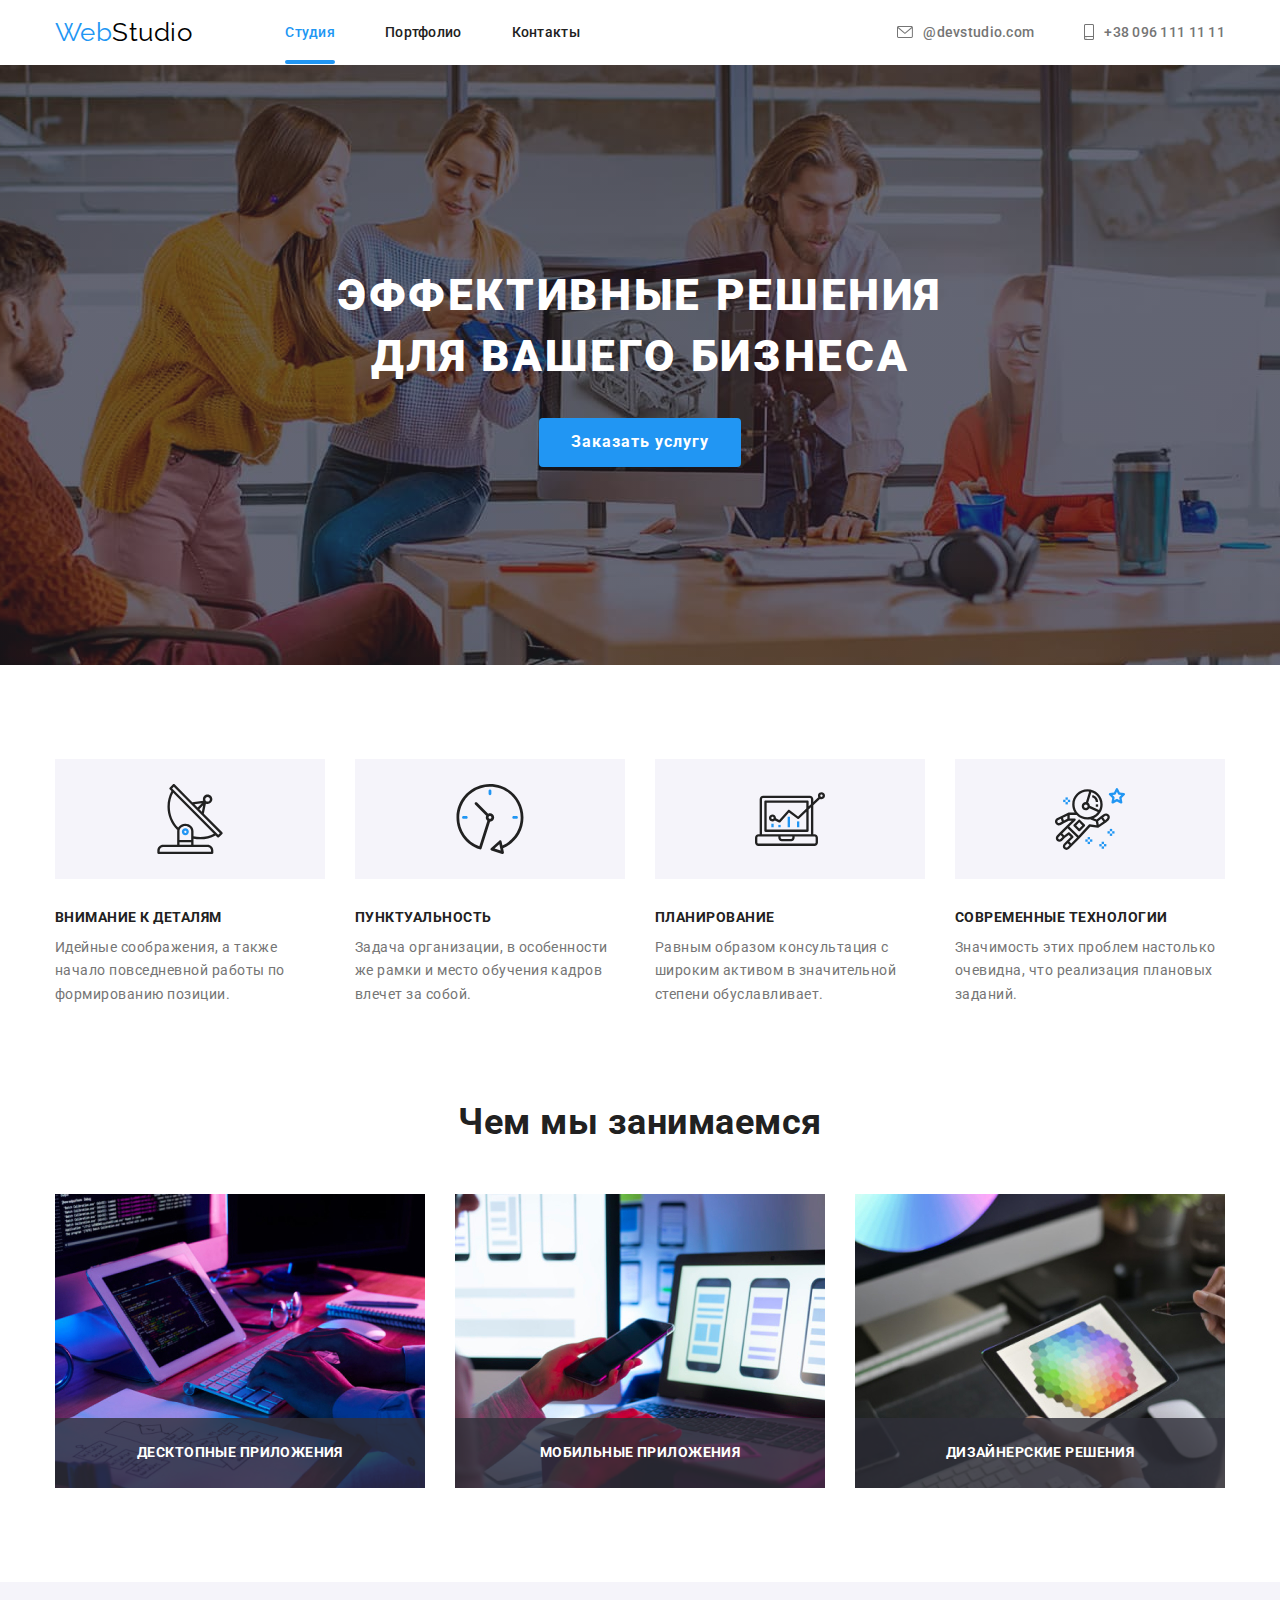
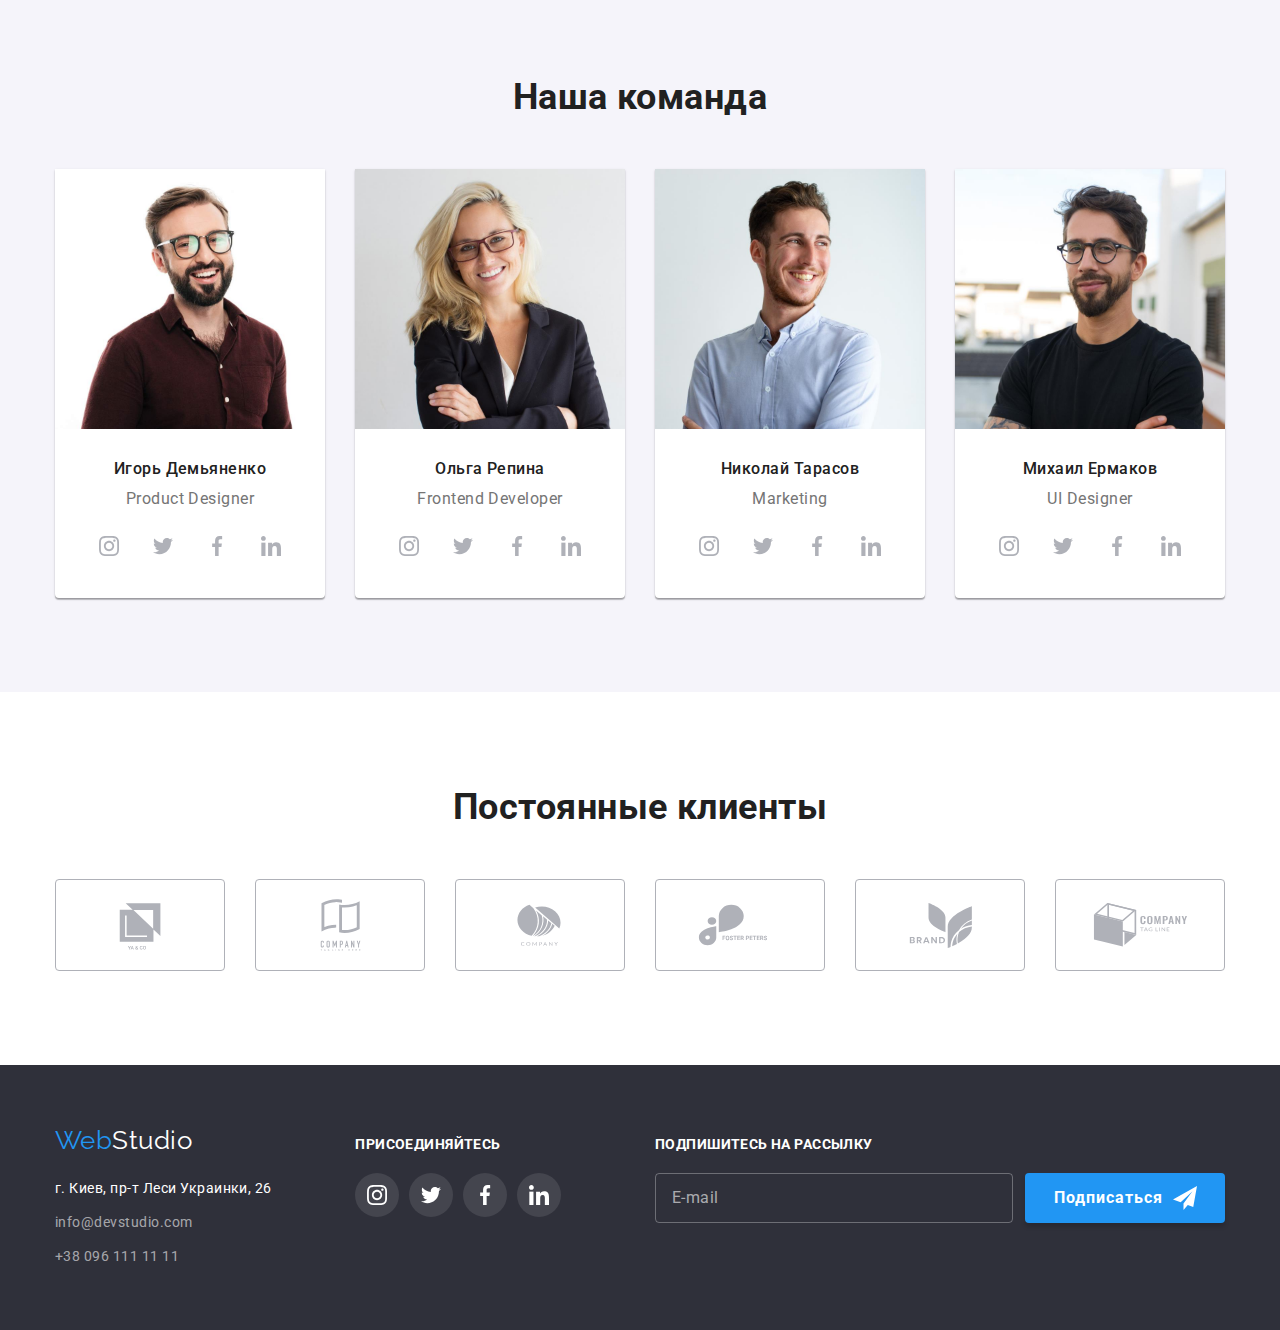
<file: index.html>
<!DOCTYPE html>
<html lang="en">
  <head>
    <meta charset="UTF-8" />
    <meta http-equiv="X-UA-Compatible" content="IE=edge" />
    <meta name="viewport" content="width=device-width, initial-scale=1.0" />
    <link rel="preconnect" href="https://fonts.googleapis.com" />
    <link rel="preconnect" href="https://fonts.gstatic.com" crossorigin />
    <title>Web studio</title>
    <link
      href="https://fonts.googleapis.com/css2?family=Raleway:wght@700&family=Roboto:wght@400;500;700;900&display=swap"
      rel="stylesheet"
    />
    <link
      rel="stylesheet"
      href="https://cdn.jsdelivr.net/npm/modern-normalize@1.1.0/modern-normalize.min.css"
    />
    <link rel="stylesheet" href="./css/styles.css" />
  </head>
  <body class="page">
    <!-- Header section -->
    <header class="header">
      <!-- Navigation -->
      <div class="container header-container">
        <nav class="page-nav">
          <a href="./index.html" class="logo"
            ><span class="accent">Web</span><span class="logo-dark">Studio</span></a
          >
          <ul class="list site-nav">
            <li class="items">
              <a href="./index.html" class="link current">Студия</a>
            </li>
            <li class="items"><a href="./portfolio.html" class="link">Портфолио</a></li>
            <li class="items"><a href="" class="link">Контакты</a></li>
          </ul>
        </nav>
        <ul class="list site-nav">
          <li class="items">
            <a href="mailto:info@devstudio.com" class="link header-contacts"
              ><svg class="header-contact-icon" width="16px" height="12px">
                <use href="./images/sprite.svg#icon-envelope"></use>
              </svg>
              @devstudio.com
            </a>
          </li>
          <li class="items">
            <a href="tel:+380961111111" class="link header-contacts">
              <svg class="header-contact-icon" width="10px" height="16px">
                <use href="./images/sprite.svg#icon-smartphone"></use>
              </svg>
              +38 096 111 11 11</a
            >
          </li>
        </ul>
      </div>
    </header>
    <!-- Main container -->
    <main>
      <!-- Underheader section -->
      <section class="hero">
        <div class="container">
          <h1 class="underheader-title">Эффективные решения для вашего бизнеса</h1>
          <button type="button" class="button primary index-page" data-modal-open>
            Заказать услугу
          </button>
        </div>
      </section>
      <!-- Studio section -->
      <section class="studio section-indents">
        <div class="container">
          <h2 class="hidden-title">Наши приемущества</h2>
          <ul class="list studio-section">
            <li class="items">
              <div class="studio-decore-container">
                <svg class="studio-decore-icons" width="70px" height="70px">
                  <use href="./images/sprite.svg#icon-antenna"></use>
                </svg>
              </div>
              <h3 class="studio-title">Внимание к деталям</h3>
              <p class="studio-text">
                Идейные соображения, а также начало повседневной работы по формированию позиции.
              </p>
            </li>
            <li class="items">
              <div class="studio-decore-container">
                <svg class="studio-decore-icons" width="70px" height="70px">
                  <use href="./images/sprite.svg#icon-clock"></use>
                </svg>
              </div>
              <h3 class="studio-title">Пунктуальность</h3>
              <p class="studio-text">
                Задача организации, в особенности же рамки и место обучения кадров влечет за собой.
              </p>
            </li>
            <li class="items">
              <div class="studio-decore-container">
                <svg class="studio-decore-icons" width="70px" height="70px">
                  <use href="./images/sprite.svg#icon-diagram"></use>
                </svg>
              </div>
              <h3 class="studio-title">Планирование</h3>
              <p class="studio-text">
                Равным образом консультация с широким активом в значительной степени обуславливает.
              </p>
            </li>
            <li class="items">
              <div class="studio-decore-container">
                <svg class="studio-decore-icons" width="70px" height="70px">
                  <use href="./images/sprite.svg#icon-astronaut"></use>
                </svg>
              </div>
              <h3 class="studio-title">Современные технологии</h3>
              <p class="studio-text">
                Значимость этих проблем настолько очевидна, что реализация плановых заданий.
              </p>
            </li>
          </ul>
        </div>
      </section>
      <!-- Portfolio section -->
      <section class="portfolio">
        <div class="container">
          <h2 class="portfolio-title">Чем мы занимаемся</h2>
          <ul class="list portfolio-list">
            <li class="items">
              <img src="./images/indeximages/box1.jpg" alt="Планшет и блоксхема" width="370" />
              <p class="index-owerlay">Десктопные приложения</p>
            </li>
            <li class="items">
              <img src="./images/indeximages/box2.jpg" alt="Ноутбук и телефон" width="370" />
              <p class="index-owerlay">Мобильные приложения</p>
            </li>
            <li class="items">
              <img
                src="./images/indeximages/box3.jpg"
                alt="Цветовая палитра на планшете"
                width="370"
              />
              <p class="index-owerlay">Дизайнерские решения</p>
            </li>
          </ul>
        </div>
      </section>
      <!-- Our team -->
      <section class="team section-indents">
        <div class="container">
          <h2 class="team-title">Наша команда</h2>
          <ul class="list enployees">
            <li class="enployees-cards">
              <img src="./images/indeximages/igor.jpg" alt="Игорь" width="270" />
              <div class="enployees-cards-text">
                <h3 class="name-title">Игорь Демьяненко</h3>
                <p class="name-text">Product Designer</p>
                <ul class="social-list list">
                  <li class="social-list-items">
                    <a href="" class="social-list-links">
                      <svg class="social-list-icons" width="20px" height="20px">
                        <use href="./images/sprite.svg#icon-instagram"></use>
                      </svg>
                    </a>
                  </li>
                  <li class="social-list-items">
                    <a href="" class="social-list-links">
                      <svg class="social-list-icons" width="20px" height="20px">
                        <use href="./images/sprite.svg#icon-twitter"></use>
                      </svg>
                    </a>
                  </li>
                  <li class="social-list-items">
                    <a href="" class="social-list-links">
                      <svg class="social-list-icons" width="20px" height="20px">
                        <use href="./images/sprite.svg#icon-facebook"></use>
                      </svg>
                    </a>
                  </li>
                  <li class="social-list-items">
                    <a href="" class="social-list-links">
                      <svg class="social-list-icons" width="20px" height="20px">
                        <use href="./images/sprite.svg#icon-linkedin"></use>
                      </svg>
                    </a>
                  </li>
                </ul>
              </div>
            </li>
            <li class="enployees-cards">
              <img src="./images/indeximages/olga.jpg" alt="Ольга" width="270" />
              <div class="enployees-cards-text">
                <h3 class="name-title">Ольга Репина</h3>
                <p class="name-text">Frontend Developer</p>
                <ul class="social-list list">
                  <li class="social-list-items">
                    <a href="" class="social-list-links">
                      <svg class="social-list-icons" width="20px" height="20px">
                        <use href="./images/sprite.svg#icon-instagram"></use>
                      </svg>
                    </a>
                  </li>
                  <li class="social-list-items">
                    <a href="" class="social-list-links">
                      <svg class="social-list-icons" width="20px" height="20px">
                        <use href="./images/sprite.svg#icon-twitter"></use>
                      </svg>
                    </a>
                  </li>
                  <li class="social-list-items">
                    <a href="" class="social-list-links">
                      <svg class="social-list-icons" width="20px" height="20px">
                        <use href="./images/sprite.svg#icon-facebook"></use>
                      </svg>
                    </a>
                  </li>
                  <li class="social-list-items">
                    <a href="" class="social-list-links">
                      <svg class="social-list-icons" width="20px" height="20px">
                        <use href="./images/sprite.svg#icon-linkedin"></use>
                      </svg>
                    </a>
                  </li>
                </ul>
              </div>
            </li>
            <li class="enployees-cards">
              <img src="./images/indeximages/nikolai.jpg" alt="Николай" width="270" />
              <div class="enployees-cards-text">
                <h3 class="name-title">Николай Тарасов</h3>
                <p class="name-text">Marketing</p>
                <ul class="social-list list">
                  <li class="social-list-items">
                    <a href="" class="social-list-links">
                      <svg class="social-list-icons" width="20px" height="20px">
                        <use href="./images/sprite.svg#icon-instagram"></use>
                      </svg>
                    </a>
                  </li>
                  <li class="social-list-items">
                    <a href="" class="social-list-links">
                      <svg class="social-list-icons" width="20px" height="20px">
                        <use href="./images/sprite.svg#icon-twitter"></use>
                      </svg>
                    </a>
                  </li>
                  <li class="social-list-items">
                    <a href="" class="social-list-links">
                      <svg class="social-list-icons" width="20px" height="20px">
                        <use href="./images/sprite.svg#icon-facebook"></use>
                      </svg>
                    </a>
                  </li>
                  <li class="social-list-items">
                    <a href="" class="social-list-links">
                      <svg class="social-list-icons" width="20px" height="20px">
                        <use href="./images/sprite.svg#icon-linkedin"></use>
                      </svg>
                    </a>
                  </li>
                </ul>
              </div>
            </li>
            <li class="enployees-cards">
              <img src="./images/indeximages/mihail.jpg" alt="Михаил" width="270" />
              <div class="enployees-cards-text">
                <h3 class="name-title">Михаил Ермаков</h3>
                <p class="name-text">UI Designer</p>
                <ul class="social-list list">
                  <li class="social-list-items">
                    <a href="" class="social-list-links">
                      <svg class="social-list-icons" width="20px" height="20px">
                        <use href="./images/sprite.svg#icon-instagram"></use>
                      </svg>
                    </a>
                  </li>
                  <li class="social-list-items">
                    <a href="" class="social-list-links">
                      <svg class="social-list-icons" width="20px" height="20px">
                        <use href="./images/sprite.svg#icon-twitter"></use>
                      </svg>
                    </a>
                  </li>
                  <li class="social-list-items">
                    <a href="" class="social-list-links">
                      <svg class="social-list-icons" width="20px" height="20px">
                        <use href="./images/sprite.svg#icon-facebook"></use>
                      </svg>
                    </a>
                  </li>
                  <li class="social-list-items">
                    <a href="" class="social-list-links">
                      <svg class="social-list-icons" width="20px" height="20px">
                        <use href="./images/sprite.svg#icon-linkedin"></use>
                      </svg>
                    </a>
                  </li>
                </ul>
              </div>
            </li>
          </ul>
        </div>
      </section>
      <section class="partners">
        <div class="container">
          <h2 class="partners-title">Постоянные клиенты</h2>
          <ul class="list partners-list">
            <li class="partners-list-items">
              <a href="" class="partners-list-links">
                <svg class="partners-list-icons" width="106px" height="60px">
                  <use href="./images/sprite.svg#icon-Logo1"></use>
                </svg>
              </a>
            </li>
            <li class="partners-list-items">
              <a href="" class="partners-list-links">
                <svg class="partners-list-icons" width="106px" height="60px">
                  <use href="./images/sprite.svg#icon-Logo2"></use>
                </svg>
              </a>
            </li>
            <li class="partners-list-items">
              <a href="" class="partners-list-links">
                <svg class="partners-list-icons" width="106px" height="60px">
                  <use href="./images/sprite.svg#icon-Logo3"></use>
                </svg>
              </a>
            </li>
            <li class="partners-list-items">
              <a href="" class="partners-list-links">
                <svg class="partners-list-icons" width="106px" height="60px">
                  <use href="./images/sprite.svg#icon-Logo4"></use>
                </svg>
              </a>
            </li>
            <li class="partners-list-items">
              <a href="" class="partners-list-links">
                <svg class="partners-list-icons" width="106px" height="60px">
                  <use href="./images/sprite.svg#icon-Logo5"></use>
                </svg>
              </a>
            </li>
            <li class="partners-list-items">
              <a href="" class="partners-list-links">
                <svg class="partners-list-icons" width="106px" height="60px">
                  <use href="./images/sprite.svg#icon-Logo6"></use>
                </svg>
              </a>
            </li>
          </ul>
        </div>
      </section>
    </main>
    <!-- Footer -->
    <footer class="footer incolor-section">
      <div class="container footer-container">
        <div>
          <a href="./index.html" class="logo logo-footer"
            ><span class="accent">Web</span><span class="logo-light">Studio</span></a
          >
          <address>
            <p class="addr">г. Киев, пр-т Леси Украинки, 26</p>
            <a href="mailto:info@devstudio.com" class="footer-contacts">info@devstudio.com</a>
            <a href="tel:+380961111111" class="footer-contacts">+38 096 111 11 11</a>
          </address>
        </div>
        <div class="footer-social">
          <h2 class="footer-social-title">присоединяйтесь</h2>
          <ul class="list footer-social-list">
            <li class="footer-social-list-items">
              <a href="" class="footer-social-list-links">
                <svg class="footer-social-list-icons" width="20px" height="20px">
                  <use href="./images/sprite.svg#icon-instagram"></use>
                </svg>
              </a>
            </li>
            <li class="footer-social-list-items">
              <a href="" class="footer-social-list-links">
                <svg class="footer-social-list-icons" width="20px" height="20px">
                  <use href="./images/sprite.svg#icon-twitter"></use>
                </svg>
              </a>
            </li>
            <li class="footer-social-list-items">
              <a href="" class="footer-social-list-links">
                <svg class="footer-social-list-icons" width="20px" height="20px">
                  <use href="./images/sprite.svg#icon-facebook"></use>
                </svg>
              </a>
            </li>
            <li class="footer-social-list-items">
              <a href="" class="footer-social-list-links">
                <svg class="footer-social-list-icons" width="20px" height="20px">
                  <use href="./images/sprite.svg#icon-linkedin"></use>
                </svg>
              </a>
            </li>
          </ul>
        </div>

        <form class="footer-form">
          <p class="footer-form-title">Подпишитесь на рассылку</p>
          <div class="footer-form-container">
            <label class="footer-form-label">
              <input
                type="email"
                name="user_email"
                class="footer-form-inpt"
                pattern="([A-z0-9_.-]{1,})@([A-z0-9_.-]{1,}).([A-z]{2,8})"
                placeholder="E-mail"
                required
              />
            </label>
            <div class="footer-form-button-wrapper">
              <button type="submit" class="footer-form-button">Подписаться</button>

              <span class="footer-form-icon-wrapper">
                <svg class="footer-form-icon" width="24px" height="24px">
                  <use href="./images/sprite.svg#icon-send"></use>
                </svg>
              </span>
            </div>
          </div>
        </form>
      </div>
    </footer>
    <!-- Atention! Add "is-hidden" class aftre "backdrop" class -->
    <div class="backdrop is-hidden" data-modal>
      <div class="modal">
        <button type="button" class="modal-close-btn" data-modal-close>
          <svg class="modal-close-btn-icon" width="18px" height="18px">
            <use href="images/sprite.svg#close"></use>
          </svg>
        </button>
        <form class="modal-form">
          <p class="modal-form-title">Оставьте свои данные, мы вам перезвоним</p>
          <label class="modal-form-label">
            <span class="modal-form-textlabel">Имя</span>
            <span class="modal-form-input-wrapper">
              <input
                type="text"
                name="user_name"
                class="modal-form-inpt"
                pattern="^[a-zA-zа-яА-я]+$"
                minlength="2"
                required
              />
              <svg svg class="modal-form-input-icon" width="18px" height="18px">
                <use href="./images/sprite.svg#person-black-18dp"></use>
              </svg>
            </span>
          </label>
          <label class="modal-form-label">
            <span class="modal-form-textlabel">Телефон</span>
            <span class="modal-form-input-wrapper">
              <input
                type="tel"
                name="user_phone"
                class="modal-form-inpt"
                pattern="[0-9]{3}-[0-9]{3}-[0-9]{2}-[0-9]{2}"
                title="xxx-xxx-xx-xx"
                required
              />
              <svg svg class="modal-form-input-icon" width="18px" height="18px">
                <use href="./images/sprite.svg#phone-black-18dp"></use>
              </svg>
            </span>
          </label>
          <label class="modal-form-label">
            <span class="modal-form-textlabel">Почта</span>
            <span class="modal-form-input-wrapper">
              <input
                type="email"
                name="user_email"
                class="modal-form-inpt"
                pattern="([A-z0-9_.-]{1,})@([A-z0-9_.-]{1,}).([A-z]{2,8})"
                required
              />
              <svg svg class="modal-form-input-icon" width="18px" height="18px">
                <use href="./images/sprite.svg#email-black-18dp"></use>
              </svg>
            </span>
          </label>
          <label class="modal-form-label-text">
            <span class="modal-form-textlabel">Комментарий</span>
            <textarea
              name="user_massage"
              cols="30"
              rows="10"
              class="modal-form-massage"
              placeholder="Введите текст"
            ></textarea>
          </label>

          <input
            id="user-policy"
            type="checkbox"
            name="user_policy"
            class="modal-form-check hidden-title"
          />
          <label for="user-policy" class="modal-form-check-desc">
            <span class="modal-form-check-text"
              >Соглашаюсь с рассылкой и принимаю
              <a class="modal-form-check-link" href="">Условия договора</a></span
            >
          </label>
          <button type="submit" class="modal-form-submit">Отправить</button>
        </form>
      </div>
    </div>
    <script src="./js/modal.js"></script>
  </body>
</html>
</file>
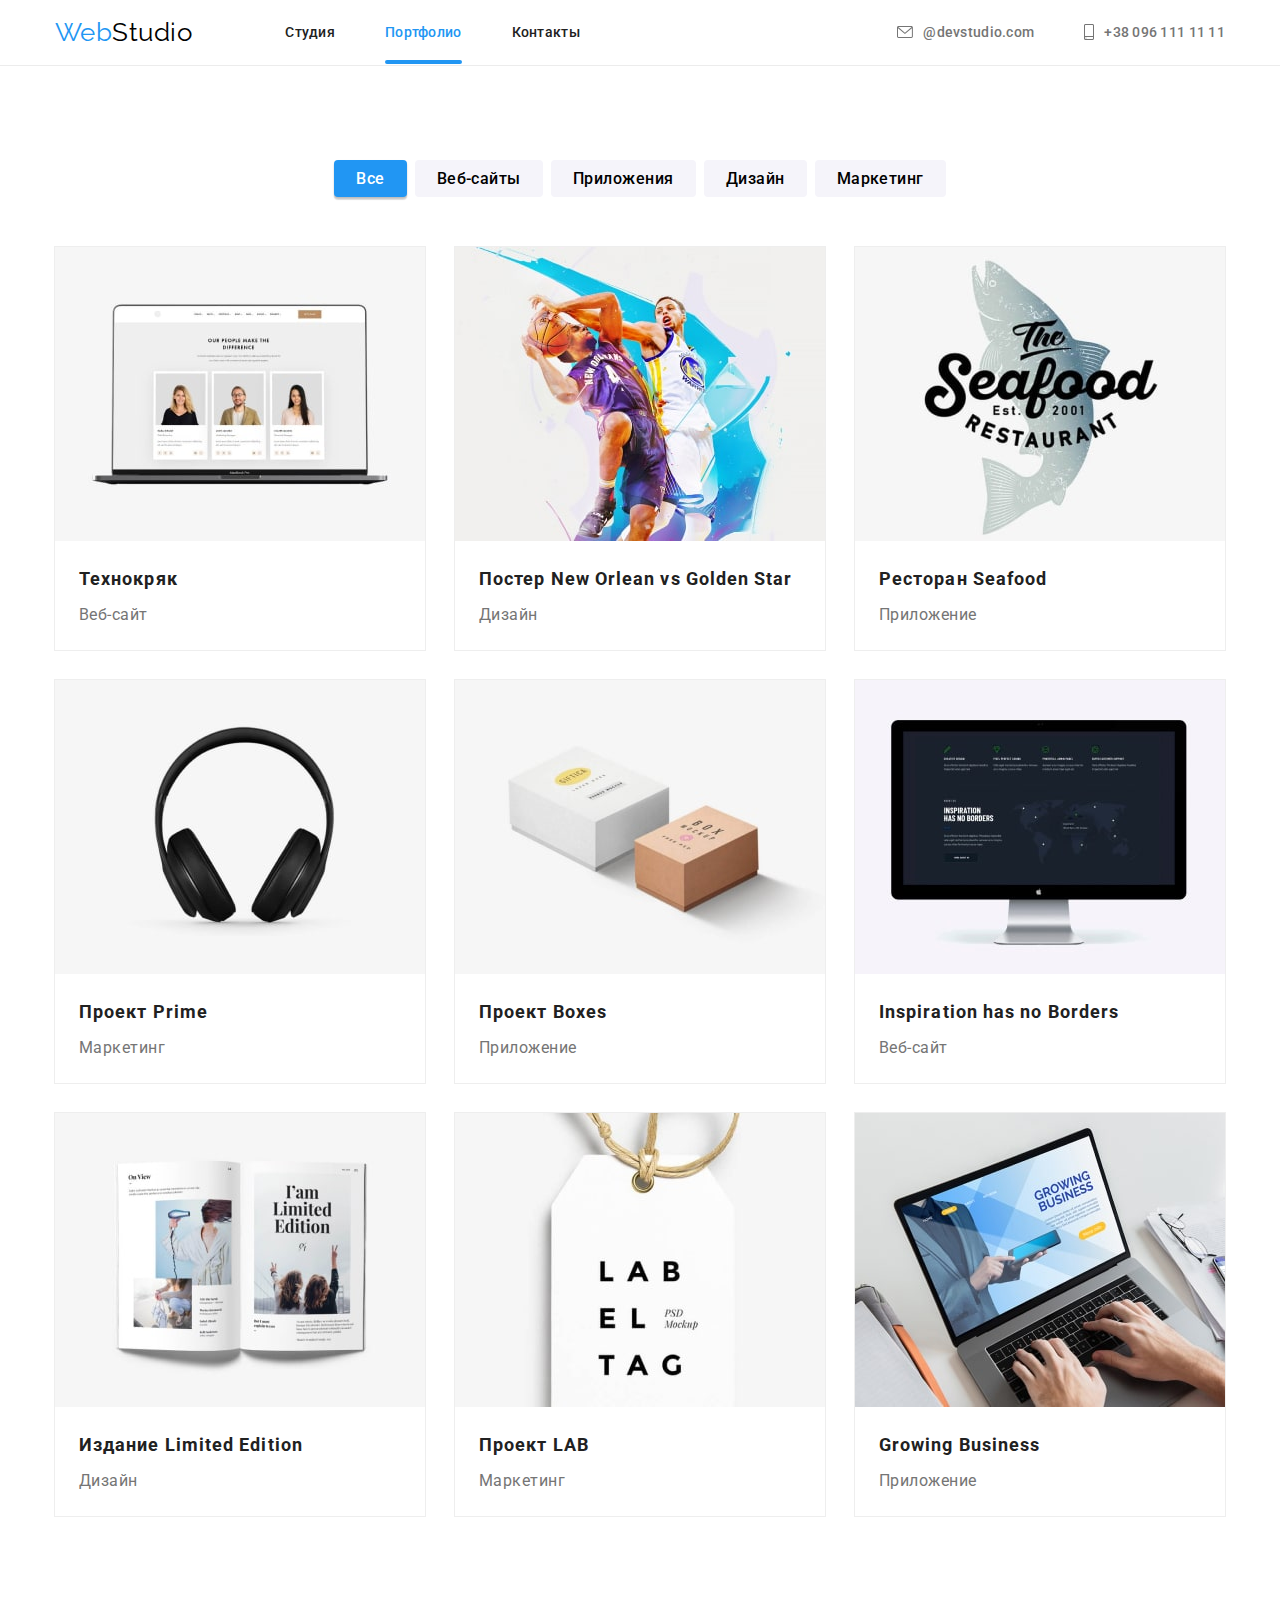
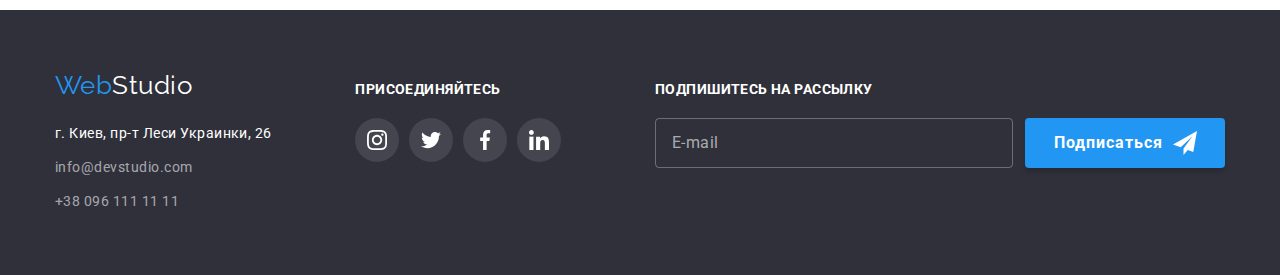
<file: portfolio.html>
<!DOCTYPE html>
<html lang="en">
  <head>
    <meta charset="UTF-8" />
    <meta http-equiv="X-UA-Compatible" content="IE=edge" />
    <meta name="viewport" content="width=device-width, initial-scale=1.0" />
    <title>Web studio</title>
    <link
      href="https://fonts.googleapis.com/css2?family=Raleway:wght@700&family=Roboto:wght@400;500;700;900&display=swap"
      rel="stylesheet"
    />
    <link
      rel="stylesheet"
      href="https://cdn.jsdelivr.net/npm/modern-normalize@1.1.0/modern-normalize.min.css"
    />
    <link rel="stylesheet" href="./css/styles.css" />
  </head>
  <body class="page-portfolio">
    <!-- Header section -->
    <header class="header header-portfolio">
      <!-- Navigation -->
      <div class="container header-container">
        <nav class="page-nav">
          <a href="./index.html" class="logo"
            ><span class="accent">Web</span><span class="logo-dark">Studio</span></a
          >
          <ul class="list site-nav">
            <li class="items">
              <a href="./index.html" class="link">Студия</a>
            </li>
            <li class="items"><a href="./portfolio.html" class="link current">Портфолио</a></li>
            <li class="items"><a href="" class="link">Контакты</a></li>
          </ul>
        </nav>
        <ul class="list site-nav">
          <li class="items">
            <a href="mailto:info@devstudio.com" class="link header-contacts">
              <svg class="header-contact-icon" width="16px" height="12px">
                <use href="./images/sprite.svg#icon-envelope"></use>
              </svg>
              @devstudio.com</a
            >
          </li>
          <li class="items">
            <a href="tel:+380961111111" class="link header-contacts">
              <svg class="header-contact-icon" width="10px" height="16px">
                <use href="./images/sprite.svg#icon-smartphone"></use>
              </svg>
              +38 096 111 11 11</a
            >
          </li>
        </ul>
      </div>
    </header>
    <!-- Main container -->
    <main>
      <section class="section-indents">
        <div class="container filter">
          <h1 class="hidden-title">Портфолио</h1>
          <ul class="list portfolio-buttons-list">
            <li class="items"><button type="button" class="button-port current">Все</button></li>
            <li class="items"><button type="button" class="button-port">Веб-сайты</button></li>
            <li class="items"><button type="button" class="button-port">Приложения</button></li>
            <li class="items"><button type="button" class="button-port">Дизайн</button></li>
            <li class="items"><button type="button" class="button-port">Маркетинг</button></li>
          </ul>
        </div>
        <div class="container">
          <ul class="list portfolio-text portfolio-cards-list">
            <li class="portfolio-cards">
              <div class="portfolio-cards-links">
                <a class="portfolio-cards-link" href="">
                  <div class="portfolio-cards-wrapper">
                    <img
                      src="./images/portfolioimages/technocrack-min.jpg"
                      alt="Ноутбук с тремя фотографиями"
                      width="370"
                      height="294"
                    />
                    <p class="portfolio-owerlay">
                      Ресурс предлагает комплексные предложения с разным уровнем функционала и
                      сервисов. Все это позволит посетителю получить исчерпывающие сведения о
                      компании или частном лице.
                    </p>
                  </div>
                  <div class="portfolio-cards-text">
                    <h2>Технокряк</h2>
                    <p class="portfolio-cards-paragraph">Веб-сайт</p>
                  </div>
                </a>
              </div>
            </li>
            <li class="portfolio-cards">
              <div class="portfolio-cards-links">
                <a class="portfolio-cards-link" href="">
                  <div class="portfolio-cards-wrapper">
                    <img
                      src="./images/portfolioimages/poster-min.jpg"
                      alt="Постер с баскетболистами"
                      width="370"
                      height="294"
                    />
                    <p class="portfolio-owerlay">
                      Ресурс предлагает комплексные предложения с разным уровнем функционала и
                      сервисов. Все это позволит посетителю получить исчерпывающие сведения о
                      компании или частном лице.
                    </p>
                  </div>
                  <div class="portfolio-cards-text">
                    <h2>Постер New Orlean vs Golden Star</h2>
                    <p class="portfolio-cards-paragraph">Дизайн</p>
                  </div>
                </a>
              </div>
            </li>
            <li class="portfolio-cards">
              <div class="portfolio-cards-links">
                <a class="portfolio-cards-link" href="">
                  <div class="portfolio-cards-wrapper">
                    <img
                      src="./images/portfolioimages/seafood-min.jpg"
                      alt="Логотип ресторана морской кухни"
                      width="370"
                      height="294"
                    />
                    <p class="portfolio-owerlay">
                      Ресурс предлагает комплексные предложения с разным уровнем функционала и
                      сервисов. Все это позволит посетителю получить исчерпывающие сведения о
                      компании или частном лице.
                    </p>
                  </div>
                  <div class="portfolio-cards-text">
                    <h2>Ресторан Seafood</h2>
                    <p class="portfolio-cards-paragraph">Приложение</p>
                  </div>
                </a>
              </div>
            </li>
            <li class="portfolio-cards">
              <div class="portfolio-cards-links">
                <a class="portfolio-cards-link" href="">
                  <div class="portfolio-cards-wrapper">
                    <img
                      src="./images/portfolioimages/prime-min.jpg"
                      alt="Наушники"
                      width="370"
                      height="294"
                    />
                    <p class="portfolio-owerlay">
                      Ресурс предлагает комплексные предложения с разным уровнем функционала и
                      сервисов. Все это позволит посетителю получить исчерпывающие сведения о
                      компании или частном лице.
                    </p>
                  </div>
                  <div class="portfolio-cards-text">
                    <h2>Проект Prime</h2>
                    <p class="portfolio-cards-paragraph">Маркетинг</p>
                  </div>
                </a>
              </div>
            </li>
            <li class="portfolio-cards">
              <div class="portfolio-cards-links">
                <a class="portfolio-cards-link" href="">
                  <div class="portfolio-cards-wrapper">
                    <img
                      src="./images/portfolioimages/boxes-min.jpg"
                      alt="Две коробки"
                      width="370"
                      height="294"
                    />
                    <p class="portfolio-owerlay">
                      Ресурс предлагает комплексные предложения с разным уровнем функционала и
                      сервисов. Все это позволит посетителю получить исчерпывающие сведения о
                      компании или частном лице.
                    </p>
                  </div>
                  <div class="portfolio-cards-text">
                    <h2>Проект Boxes</h2>
                    <p class="portfolio-cards-paragraph">Приложение</p>
                  </div>
                </a>
              </div>
            </li>
            <li class="portfolio-cards">
              <div class="portfolio-cards-links">
                <a class="portfolio-cards-link" href="">
                  <div class="portfolio-cards-wrapper">
                    <img
                      src="./images/portfolioimages/inspiration-min.jpg"
                      alt="Моноблок apple"
                      width="370"
                      height="294"
                    />
                    <p class="portfolio-owerlay">
                      Ресурс предлагает комплексные предложения с разным уровнем функционала и
                      сервисов. Все это позволит посетителю получить исчерпывающие сведения о
                      компании или частном лице.
                    </p>
                  </div>
                  <div class="portfolio-cards-text">
                    <h2>Inspiration has no Borders</h2>
                    <p class="portfolio-cards-paragraph">Веб-сайт</p>
                  </div>
                </a>
              </div>
            </li>
            <li class="portfolio-cards">
              <div class="portfolio-cards-links">
                <a class="portfolio-cards-link" href="">
                  <div class="portfolio-cards-wrapper">
                    <img
                      src="./images/portfolioimages/edition-min.jpg"
                      alt="Раскрытая книга"
                      width="370"
                      height="294"
                    />
                    <p class="portfolio-owerlay">
                      Ресурс предлагает комплексные предложения с разным уровнем функционала и
                      сервисов. Все это позволит посетителю получить исчерпывающие сведения о
                      компании или частном лице.
                    </p>
                  </div>
                  <div class="portfolio-cards-text">
                    <h2>Издание Limited Edition</h2>
                    <p class="portfolio-cards-paragraph">Дизайн</p>
                  </div>
                </a>
              </div>
            </li>
            <li class="portfolio-cards">
              <div class="portfolio-cards-links">
                <a class="portfolio-cards-link" href="">
                  <div class="portfolio-cards-wrapper">
                    <img
                      src="./images/portfolioimages/lab-min.jpg"
                      alt="Бирка с надписью"
                      width="370"
                      height="294"
                    />
                    <p class="portfolio-owerlay">
                      Ресурс предлагает комплексные предложения с разным уровнем функционала и
                      сервисов. Все это позволит посетителю получить исчерпывающие сведения о
                      компании или частном лице.
                    </p>
                  </div>
                  <div class="portfolio-cards-text">
                    <h2>Проект LAB</h2>
                    <p class="portfolio-cards-paragraph">Маркетинг</p>
                  </div>
                </a>
              </div>
            </li>
            <li class="portfolio-cards">
              <div class="portfolio-cards-links">
                <a class="portfolio-cards-link" href="">
                  <div class="portfolio-cards-wrapper">
                    <img
                      src="./images/portfolioimages/busines-min.jpg"
                      alt="Раскрытый ноутбук"
                      width="370"
                      height="294"
                    />
                    <p class="portfolio-owerlay">
                      Ресурс предлагает комплексные предложения с разным уровнем функционала и
                      сервисов. Все это позволит посетителю получить исчерпывающие сведения о
                      компании или частном лице.
                    </p>
                  </div>
                  <div class="portfolio-cards-text">
                    <h2>Growing Business</h2>
                    <p class="portfolio-cards-paragraph">Приложение</p>
                  </div>
                </a>
              </div>
            </li>
          </ul>
        </div>
      </section>
    </main>
    <!-- Footer -->
    <footer class="footer incolor-section">
      <div class="container footer-container">
        <div>
          <a href="./index.html" class="logo logo-footer"
            ><span class="accent">Web</span><span class="logo-light">Studio</span></a
          >
          <address>
            <p class="addr">г. Киев, пр-т Леси Украинки, 26</p>
            <a href="mailto:info@devstudio.com" class="footer-contacts">info@devstudio.com</a>
            <a href="tel:+380961111111" class="footer-contacts">+38 096 111 11 11</a>
          </address>
        </div>
        <div class="footer-social">
          <h2 class="footer-social-title">присоединяйтесь</h2>
          <ul class="list footer-social-list">
            <li class="footer-social-list-items">
              <a href="" class="footer-social-list-links">
                <svg class="footer-social-list-icons" width="20px" height="20px">
                  <use href="./images/sprite.svg#icon-instagram"></use>
                </svg>
              </a>
            </li>
            <li class="footer-social-list-items">
              <a href="" class="footer-social-list-links">
                <svg class="footer-social-list-icons" width="20px" height="20px">
                  <use href="./images/sprite.svg#icon-twitter"></use>
                </svg>
              </a>
            </li>
            <li class="footer-social-list-items">
              <a href="" class="footer-social-list-links">
                <svg class="footer-social-list-icons" width="20px" height="20px">
                  <use href="./images/sprite.svg#icon-facebook"></use>
                </svg>
              </a>
            </li>
            <li class="footer-social-list-items">
              <a href="" class="footer-social-list-links">
                <svg class="footer-social-list-icons" width="20px" height="20px">
                  <use href="./images/sprite.svg#icon-linkedin"></use>
                </svg>
              </a>
            </li>
          </ul>
        </div>
        <form class="footer-form">
          <p class="footer-form-title">Подпишитесь на рассылку</p>
          <div class="footer-form-container">
            <label class="footer-form-label">
              <input
                type="email"
                name="user_email"
                class="footer-form-inpt"
                pattern="([A-z0-9_.-]{1,})@([A-z0-9_.-]{1,}).([A-z]{2,8})"
                placeholder="E-mail"
                required
              />
            </label>
            <div class="footer-form-button-wrapper">
              <button type="submit" class="footer-form-button">Подписаться</button>

              <span class="footer-form-icon-wrapper">
                <svg class="footer-form-icon" width="24px" height="24px">
                  <use href="./images/sprite.svg#icon-send"></use>
                </svg>
              </span>
            </div>
          </div>
        </form>
      </div>
    </footer>
  </body>
</html>
</file>
<file: css/styles.css>
:root {
    --logo-color-accent: #2196F3;
    --logo-color-dark: #000;
    --logo-color-light: #ffffff;
    --primary-accent: #2196F3;
    --secondary-accent: #188CE8;
    --primary-light-color: #E5E5E5;
    /* --primary-light-color: #F5F4FA; */
    --secondery-light-color: #F5F4FA;
    --third-light-color: #ffffff;
    --primary-text-color: #757575;
    --title-color: #212121;
    --incolor-background: #2F303A;
    --bg-non-image: #C4C4C4;
    --border-icons: #AFB1B8;
    --transition-duration: 250ms;
}
/* Reset styles */
h1, h2, h3, h4, p {
    margin-top: 0;
    margin-bottom: 0;
}
ul, ol {
    margin-top: 0;
    margin-bottom: 0;
    padding-left: 0;
}
img {
    display: block;
}
.list {
    list-style: none;
}
a {
    text-decoration: none;
}
button {
    cursor: pointer;
}
:focus {
    outline: none;
}
/* Body styles */
.container {
    margin-left: auto;
    margin-right: auto;
    width: 1200px;
    /* outline: 1px solid tomato; */
    padding-left: 15px;
    padding-right: 15px;
}
.page {
    color: var(--primary-text-color);
    /* background-color: var(--primary-light-color); */
    font-family: Roboto, sans-serif;
    letter-spacing: 0.03em;
    font-weight: 400;
}
.page-portfolio {
    color: var(--primary-text-color);
    font-family: Roboto, sans-serif;
    letter-spacing: 0.03em;
    font-weight: 400;
}
.section-indents {
    padding-top: 94px;
    padding-bottom: 94px;
}
.team-title,
.portfolio-title,
.partners-title {
    margin-bottom: 50px;
}
/* Logo */
.accent {
    color: var(--logo-color-accent);
}
.logo-dark {
    color: var(--logo-color-dark);
}
.logo-light {
    color: var(--logo-color-light);
}
.logo {
    font-family: Raleway, sans-serif;
    font-size: 26px;
    line-height: 1.2;
    margin-right: 93px;
}
/* Hidden title */
.hidden-title {
    position: absolute; 
    width: 1px; 
    height: 1px; 
    margin: -1px; 
    border: 0; 
    padding: 0; 
    white-space: nowrap; 
    clip-path: inset(100%); 
    clip: rect(0 0 0 0); 
    overflow: hidden; 
}
/* Text title */
.studio-title, 
.portfolio-title, 
.team-title,
.name-title,
.partners-title {
    color: var(--title-color);    
}
.underheader-title {
    color: var(--third-light-color);
    font-weight: 900;
    font-size: 44px;
    line-height: 1.4;
    text-align: center;
    letter-spacing: 0.06em;
    text-transform: uppercase;
    max-width: 696px;
    margin-bottom: 30px;
    margin-left: auto;
    margin-right: auto;
}
.studio-title {
    font-weight: 700;
    font-size: 14px;
    line-height: 1.2;
    text-transform: uppercase;
    margin-bottom: 10px;
}
.studio-text {
    font-size: 14px;
    line-height: 1.7;
}
.name-text {
    font-size: 16px;
    line-height: 1.2;
    text-align: center;
    margin-bottom: 16px;
}
.team-title,
.portfolio-title,
.partners-title {
    font-weight: 700;
    font-size: 36px;
    line-height: 1.2;
    text-align: center;
}
.name-title {
    font-weight: 500;
    font-size: 16px;
    line-height: 1.2;
    text-align: center;
    margin-bottom: 10px;
}
/* Background colors  */
.header {
    background-color: var(--third-light-color);
    /* padding-top: 24px;
    padding-bottom: 24px; */
    
}
.incolor-section {
    /* max-width: 1600px; */
    margin-left: auto;
    margin-right: auto;
    background-color: var(--incolor-background);
}
.team {
    background-color: var(--secondery-light-color);
}
/* Header container */
.header-container {
    display: flex;
    align-items: center;
    justify-content: space-between;
}
.page-nav {
    display: flex;
    align-items: center;
}
.header-contacts {
    display: flex;
    align-items: center;
}
.header-contact-icon {
    fill: currentColor;
    margin-right: 10px;
    /* align-items: center; */
}
/* Navigations */
.site-nav {
    display: flex;
    align-items: center;
}
.site-nav .items + .items {
    margin-left: 50px;
}
.site-nav .link {
    position: relative;
    padding-top: 24px;
    padding-bottom: 24px;
    color: var(--title-color);
    font-weight: 500;
    font-size: 14px;
    line-height: 1.2; 
    letter-spacing: 0.02em; 
    /* transition: color var(--transition-duration) cubic-bezier(0.4, 0, 0.2, 1);   */
    transition-property: color;
    transition-duration: var(--transition-duration);
    transition-timing-function: cubic-bezier(0.4, 0, 0.2, 1);
}
.site-nav .link:hover,
.site-nav .link:focus {
    color: var(--primary-accent);
    border: none;
} 
.site-nav .link.current {
    color: var(--primary-accent);
}
.link.header-contacts {
    color: var(--primary-text-color);
}
/* Hero */
.hero {
    max-width: 1600px;
    height: 600px;
    margin-left: auto;
    margin-right: auto;
    padding-top: 200px;
    padding-bottom: 200px;
    background: var(--bg-non-image);
    background-image: linear-gradient(rgba(47, 48, 58, 0.4), rgba(47, 48, 58, 0.4)), url('../images/indeximages/bg-img.jpg');
    background-repeat: no-repeat;
    background-position: center center;
    background-size: cover;
    background-clip: padding-box;
}
/* Studio */
.studio-section {
    display: flex;
}
.studio-section .items + .items {
    margin-left: 30px;
}
.studio-decore-container {
    display: flex;
    justify-content: center;
    align-items: center;
    width: 270px;
    height: 120px;
    margin-bottom: 30px;
    background-color: var(--secondery-light-color);
}

/* Portfolio */
.portfolio-list {
    display: flex;
    /* position: relative;  */
}
.portfolio-list .items + .items {
    margin-left: 30px;
}
.portfolio-list .items {
    position: relative;
}
.portfolio {
    padding-bottom: 94px;
}
/* Our team */
.enployees {
    display: flex;
    flex-wrap: wrap;
    gap: 30px;

}
/* .enployees-cards:not(:nth-child(4n)) {
    margin-right: 30px;
} */


.enployees-cards {

    flex-basis: calc((100% - 90px) / 4);
    background: #FFFFFF;
    box-shadow: 0px 1px 3px rgba(0, 0, 0, 0.12), 0px 1px 1px rgba(0, 0, 0, 0.14), 0px 2px 1px rgba(0, 0, 0, 0.2);
    border-radius: 0px 0px 4px 4px;
}
.enployees-cards-text {
    padding-top: 30px;
    padding-bottom: 30px;
}
.social-list {
    display: flex;
    flex-wrap: wrap;
    justify-content: center;
    gap: 10px;
}
.social-list-links {
    display: flex;
    justify-content: center;
    align-items: center;
    width: 44px;
    height: 44px;
    border-radius: 50%;
    background-color: #fff;
    fill: #afb1b8;
    /* transition: background-color, fill, var(--transition-duration) cubic-bezier(0.4, 0, 0.2, 1); */
    transition-property: background-color, fill;
    transition-duration: var(--transition-duration);
    transition-timing-function: cubic-bezier(0.4, 0, 0.2, 1);
}
.social-list-links:focus, 
.social-list-links:hover {
    background-color: var(--primary-accent);
    fill: var(--third-light-color);
    border: none;
}

/* Buttons */
.button {
    color: var(--title-color);
    background-color: var(--secondery-light-color);
    font-family: inherit;
}
.button.index-page {
    display: block;
    font-weight: 700;
    font-size: 16px;
    line-height: 1.8;
    letter-spacing: 0.06em;   
    border: none;
    border-radius: 4px;
    padding: 10px 32px;
    margin-left: auto;
    margin-right: auto;
    /* transition: background-color var(--transition-duration) cubic-bezier(0.4, 0, 0.2, 1); */
    transition-property: background-color;
    transition-duration: var(--transition-duration);
    transition-timing-function: cubic-bezier(0.4, 0, 0.2, 1);
}
.button.index-page:hover,
.button.index-page:focus {
    background-color: var(--secondary-accent);
    border: none;
    
}
.button-port {
    display: block;
    font-weight: 500;
    font-size: 16px;
    line-height: 1.6;
    text-align: center;
    letter-spacing: 0.03em;
    border: none;
    border-radius: 4px;
    padding: 6px 22px;
    background-color: var(--secondery-light-color);
    /* transition: background-color, color, box-shadow, var(--transition-duration) cubic-bezier(0.4, 0, 0.2, 1); */
    transition-property: background-color, color, box-shadow;
    transition-duration: var(--transition-duration);
    transition-timing-function: cubic-bezier(0.4, 0, 0.2, 1);
}
.button-port:hover,
.button-port:focus {
    background-color: var(--primary-accent);
    color: var(--third-light-color);
    border: none;
    box-shadow: 0px 3px 1px rgba(0, 0, 0, 0.1), 0px 1px 2px rgba(0, 0, 0, 0.08), 0px 2px 2px rgba(0, 0, 0, 0.12);
}
.button.primary {
    color: var(--third-light-color);
    background-color: var(--primary-accent);
}
.filter .current {
    background-color: var(--primary-accent);
    color: var(--third-light-color);
    box-shadow: 0px 3px 1px rgba(0, 0, 0, 0.1), 0px 1px 2px rgba(0, 0, 0, 0.08), 0px 2px 2px rgba(0, 0, 0, 0.12);
}
/* Portfolio text */
.portfolio-text h2 {
    color: var(--title-color);
    font-weight: 700;
    font-size: 18px;
    line-height: 2;
    letter-spacing: 0.06em;
}
.portfolio-text .portfolio-cards-paragraph {
    color: var(--primary-text-color);
    font-size: 16px;
    line-height: 1.8;   
}
/* Partners */
.partners {
    /* background-color: var(--primary-light-color); */
    padding-top: 94px;
    padding-bottom: 94px;
}
.partners-list {
    display: flex;
    justify-content: center;
    flex-wrap: wrap;
    gap: 30px;
}
.partners-list-items {
    display: flex;
    /* justify-content: center; */
    align-items: center;
}
.partners-list-links {
    width: 170px;
    height: 92px;
    padding: 16px 32px;
    border: 1px solid var(--border-icons);
    border-radius: 4px;
    fill: var(--border-icons);
    /* transition: border, fill, var(--transition-duration) cubic-bezier(0.4, 0, 0.2, 1); */
    transition-property: border, fill;
    transition-duration: var(--transition-duration);
    transition-timing-function: cubic-bezier(0.4, 0, 0.2, 1);
}
.partners-list-links:hover,
.partners-list-links:focus {
    border: 1px solid var(--primary-accent);
    fill: var(--primary-accent);
}
/* Footer */
address {
    font-style: normal;
}
.addr {
    color: var(--third-light-color);
    font-size: 14px;
    line-height: 1.8;
}
.footer-contacts {
    color: #ffffff96;
    font-size: 14px;
    line-height: 1.8;  
    display: block;
    margin-top: 9px;
}
.footer {
    padding-top: 60px;
    padding-bottom: 60px;
}
.logo-footer {
    display: block;
    margin-bottom: 20px;
}
.footer-container {
    display: flex;
}
.footer-social {
    margin-top: 12px;
    margin-left: 70px;
}
.footer-social-title {
    font-weight: 700;
    font-size: 14px;
    line-height: 1.14;
    letter-spacing: 0.03em;
    text-transform: uppercase;
    color: var(--third-light-color);
    margin-bottom: 20px;
}
.footer-social-list-links {
    display: flex;
    justify-content: center;
    align-items: center;
    width: 44px;
    height: 44px;
    border-radius: 50%;
    background-color: rgba(255, 255, 255, 0.1);;
    fill: var(--third-light-color);
    /* transition: background-color, fill, var(--transition-duration) cubic-bezier(0.4, 0, 0.2, 1); */
    transition-property: background-color, fill;
    transition-duration: var(--transition-duration);
    transition-timing-function: cubic-bezier(0.4, 0, 0.2, 1);
}
.footer-social-list-links:focus, 
.footer-social-list-links:hover {
    background-color: var(--primary-accent);
    fill: var(--third-light-color);
    border: none;
}
.footer-social-list {
    display: flex;
    flex-wrap: wrap;
    justify-content: center;
    gap: 10px;
}
/* Portfolio page */
.portfolio-buttons-list {
    display: flex;
    justify-content: center;
    margin-bottom: 50px;
}

.portfolio-buttons-list .items + .items {
    margin-left: 8px;
}
/* Cards ssection */
.portfolio-cards-list {
    display: flex;
    flex-wrap: wrap;
    gap: 30px;
}
/* .portfolio-cards:not(:nth-child(3n)) {
    margin-right: 30px;
}
.portfolio-cards:not(:nth-last-child(-n + 3)) {
    margin-bottom: 30px;
} */
.portfolio-cards-text {
    padding: 20px 24px;
    background-color: var(--third-light-color);
}
.portfolio-cards-text p {
    margin-top: 4px;
}
.header-portfolio {
    border-bottom: 1px solid #ECECEC;
}
/* .portfolio-cards-links,
.portfolio-cards-text {
    background-color: tomato;
    border: 1px solid black;
} */
.portfolio-cards-links {
    background-color: var(--third-light-color);
    outline: 1px solid #EEEEEE;
    /* transition: box-shadow var(--transition-duration) cubic-bezier(0.4, 0, 0.2, 1); */
    transition-property: box-shadow;
    transition-duration: var(--transition-duration);
    transition-timing-function: cubic-bezier(0.4, 0, 0.2, 1);
}

.portfolio-cards-links:hover,
.portfolio-cards-links:focus
{
    box-shadow: 0px 1px 1px rgba(0, 0, 0, 0.12), 0px 4px 4px rgba(0, 0, 0, 0.06), 1px 4px 6px rgba(0, 0, 0, 0.16);
}
/* Index owerlay */
.index-owerlay {
    position: absolute;
    top: 100%;
    left: 0;
    width: 100%;
    height: 70px;
    background-color: rgba(47, 48, 58, 0.8);
    transform: translate(0, -100%);

    font-weight: 700;
    font-size: 14px;
    line-height: 1.14;
    text-align: center;
    padding-top: 27px;
    padding-bottom: 27px;
    letter-spacing: 0.03em;
    text-transform: uppercase;
    color: #FFFFFF;
}
/* Portfolio owerlay */
.portfolio-cards-wrapper {
    position: relative;
    overflow: hidden;
}
.portfolio-owerlay {
    position: absolute;
    top: 0;
    left: 0;
    width: 100%;
    height: 100%;
    padding: 63px 24px;
    transform: translate(0, 100%);
    /* transition: transform var(--transition-duration) cubic-bezier(0.4, 0, 0.2, 1); */
    transition-property: transform;
    transition-duration: var(--transition-duration);
    transition-timing-function: cubic-bezier(0.4, 0, 0.2, 1);

    font-weight: 400;
    font-size: 18px;
    line-height: 1.6;
    letter-spacing: 0.03em;
    color: #FFFFFF;
    background-color: rgba(33, 150, 243, 0.9);
}


.portfolio-cards-link:hover .portfolio-owerlay,
.portfolio-cards-link:focus .portfolio-owerlay {
    transform: translate(0, 0);
}

.site-nav .current::after {
    content: '';
    display: block;
    position: absolute;
    border: 2px solid var(--primary-accent);
    border-radius: 2px;
    width: 100%;
    bottom: 0;
}
/* Modal window */
.backdrop {
    position: fixed;
    top: 0;
    left: 0;
    z-index: 100;
    width: 100%;
    height: 100%;
    background-color: rgba(0, 0, 0, 0.2);
    transition-property: opacity, visibility;
    transition-duration: var(--transition-duration);
    transition-timing-function: cubic-bezier(0.4, 0, 0.2, 1);
    
}
.backdrop.is-hidden {
    opacity: 0;
    visibility: hidden;
    pointer-events: none;
}
.modal {
    height: 581px;
    width: 528px;
    position: absolute;
    top: 50%;
    left: 50%;
    transform: translate(-50%, -50%);
    box-shadow: 0px 1px 3px rgba(0, 0, 0, 0.12), 0px 1px 1px rgba(0, 0, 0, 0.14), 0px 2px 1px rgba(0, 0, 0, 0.2);
    border-radius: 4px;
    background-color: #FFFFFF;
    padding: 40px;
}
.modal-close-btn {
    display: flex;
    position: absolute;
    width: 30px;
    height: 30px;
    border-radius: 50%;
    top: 8px;
    right: 8px;
    justify-content: center;
    align-items: center;
    background-color: transparent;
    border: 1px solid rgba(0, 0, 0, 0.1);
    padding: 0;

    /* transition-property: border-color;
    transition-duration: var(--transition-duration);
    transition-timing-function: cubic-bezier(0.4, 0, 0.2, 1); */
}
.modal-close-btn-icon {
    transition-property: fill;
    transition-duration: var(--transition-duration);
    transition-timing-function: cubic-bezier(0.4, 0, 0.2, 1);
}
/* .modal-close-btn:hover,
.modal-close-btn:focus {
    border-color: var(--primary-accent);
} */
.modal-close-btn:hover .modal-close-btn-icon,
.modal-close-btn:focus .modal-close-btn-icon {
    fill: var(--primary-accent);
}
.modal-form {
    display: flex;
    flex-direction: column;
    
}
.modal-form-label {
    margin-bottom: 10px;
}
.modal-form-label-text {
    margin-bottom: 20px;
}
.modal-form-inpt {
    width: 100%;
    border: 1px solid rgba(33, 33, 33, 0.2);
    border-radius: 4px;
    padding-left: 42px;
    padding-top: 12px;
    padding-bottom: 12px;

    font-weight: 400;
    font-size: 12px;
    line-height: 1.16;
    letter-spacing: 0.01em;

    transition-property: border-color;
    transition-duration: var(--transition-duration);
    transition-timing-function: cubic-bezier(0.4, 0, 0.2, 1);
}
.modal-form-inpt:focus {
    border-color: var(--primary-accent);
}
.modal-form-massage {
    width: 100%;
    height: 120px;
    border: 1px solid rgba(33, 33, 33, 0.2);
    border-radius: 4px;
    padding: 12px 16px;
    resize: none;

    transition-property: border-color;
    transition-duration: var(--transition-duration);
    transition-timing-function: cubic-bezier(0.4, 0, 0.2, 1);

} 
.modal-form-massage:focus {
    border-color: var(--primary-accent);
}
.modal-form-title{
    font-size: 20px;
    line-height: 1.15;
    text-align: center;
    letter-spacing: 0.03em;
    color: var(--title-color);
    font-weight: 700;
    margin-bottom: 12px;
}
.modal-form-textlabel {
    display: block;
    font-weight: 400;
    font-size: 12px;
    line-height: 1.16;
    letter-spacing: 0.01em;
    margin-bottom: 4px;
}
.modal-form-check-text {
    display: block;
    font-size: 14px;
    line-height: 1.7;
    font-weight: 400;
    letter-spacing: 0.03em;
}
.modal-form-check-link {
    text-decoration: underline;
    color: var(--primary-accent);
}

.modal-form-massage::placeholder {
    color: rgba(117, 117, 117, 0.5);
}
.modal-form-input-wrapper {
    display: block;
    position: relative;
}
.modal-form-input-icon {
    position: absolute;
    left: 12px;
    top: 50%;
    transform: translateY(-50%);
    fill: #212121;
    transition-property: fill;
    transition-duration: var(--transition-duration);
    transition-timing-function: cubic-bezier(0.4, 0, 0.2, 1);
}
.modal-form-inpt:focus + .modal-form-input-icon {
    fill: var(--primary-accent);
    
}
.modal-form-check-desc::before {
    content: '';
    display: inline-block;
    width: 16px;
    height: 15px;
    border: 2px solid #212121;
    border-radius: 2px;
    cursor: pointer;
    margin-right: 7px;
}
.modal-form-check:checked + .modal-form-check-desc::before {
    
    border-color: var(--primary-accent);
    background-color: var(--primary-accent);
    background-image: url(../images/icon-check-accent.svg);
    background-size: contain;
    background-origin: border-box;
}
.modal-form-check:focus + .modal-form-check-desc::before {
    border-color: var(--primary-accent);
}
.modal-form-check:checked.modal-form-check:focus ~ .modal-form-check-desc::before {
    border-color: var(--secondary-accent);
    background-color: var(--secondary-accent);
}
.modal-form-check-desc {
    display: flex;
    align-items: center;
    justify-content: center;
    margin-bottom: 30px;
    
}
.modal-form-submit {
    width: 200px;
    height: 50px;
    border-radius: 4px;
    font-weight: 700;
    font-size: 16px;
    line-height: 1.87;
    text-align: center;
    letter-spacing: 0.06em;
    align-self: center;
    color: #fff;
    background-color: var(--primary-accent);
    border: none;

    transition-property: background-color;
    transition-duration: var(--transition-duration);
    transition-timing-function: cubic-bezier(0.4, 0, 0.2, 1);
}
.modal-form-submit:hover,
.modal-form-submit:focus {
    background-color: var(--secondary-accent);
}
.footer-form {
    margin-left: auto;
    margin-top: 12px;
}
.footer-form-container {
    display: flex;
    
}

.footer-form-title {
    font-size: 14px;
    line-height: 1.14;
    letter-spacing: 0.03em;
    text-transform: uppercase;
    font-weight: 700;
    color: #FFFFFF;
    margin-bottom: 20px;
    
}

.footer-form-inpt {
    width: 358px;
    height: 50px;
    background-color: transparent;
    border: 1px solid rgba(255, 255, 255, 0.3);
    box-shadow: (0px 4px 4px rgba(0, 0, 0, 0.15));
    border-radius: 4px;
}
.footer-form-button {
    padding: 0;
    width: 200px;
    height: 50px;
    background-color: var(--primary-accent);
    border: none;
    padding-right: 63px;
    padding-left: 29px;
    margin-left: 12px;
    
    font-weight: 700;
    font-size: 16px;
    line-height: 1.87;
    letter-spacing: 0.06em;
    color: #FFFFFF;

    box-shadow: 0px 4px 4px rgba(0, 0, 0, 0.15);
    border-radius: 4px;

    transition-property: background-color;
    transition-duration: var(--transition-duration);
    transition-timing-function: cubic-bezier(0.4, 0, 0.2, 1);
}
.footer-form-button-wrapper {
    position: relative;
}
.footer-form-button:hover,
.footer-form-button:focus {
    background-color: var(--secondary-accent)
}
.footer-form-icon {
    position: absolute;
    right: 28px;
    top: 13px;
}
.footer-form-inpt::placeholder {
    font-weight: 400;
    line-height: 1.25;
    font-size: 16px;
    letter-spacing: 0.03em;
    color: rgba(255, 255, 255, 0.6);
}
.footer-form-inpt {
    padding-left: 16px;
    font-weight: 400;
    line-height: 1.25;
    font-size: 16px;
    letter-spacing: 0.03em;
    color: #fff;

    transition-property: border-color;
    transition-duration: var(--transition-duration);
    transition-timing-function: cubic-bezier(0.4, 0, 0.2, 1);
}
.footer-form-inpt:focus {
    border-color: var(--primary-accent);
}
</file>
